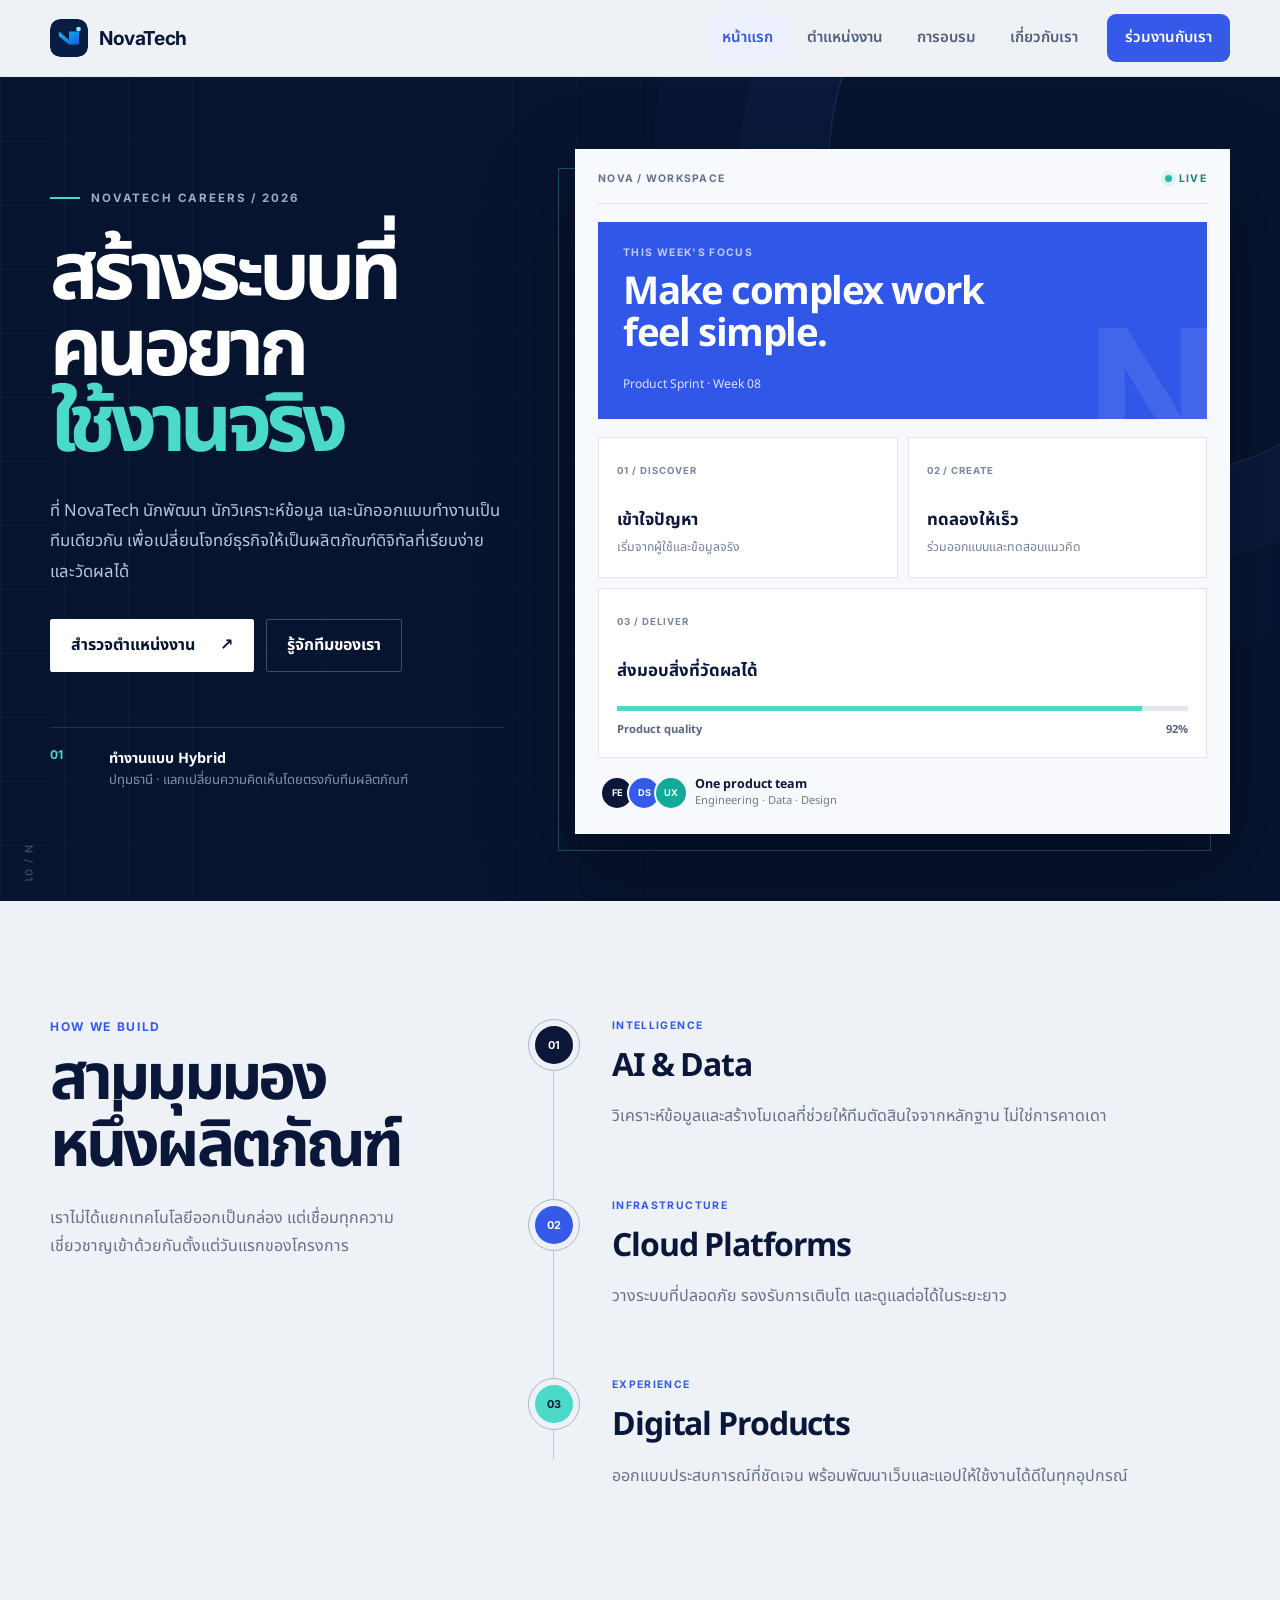
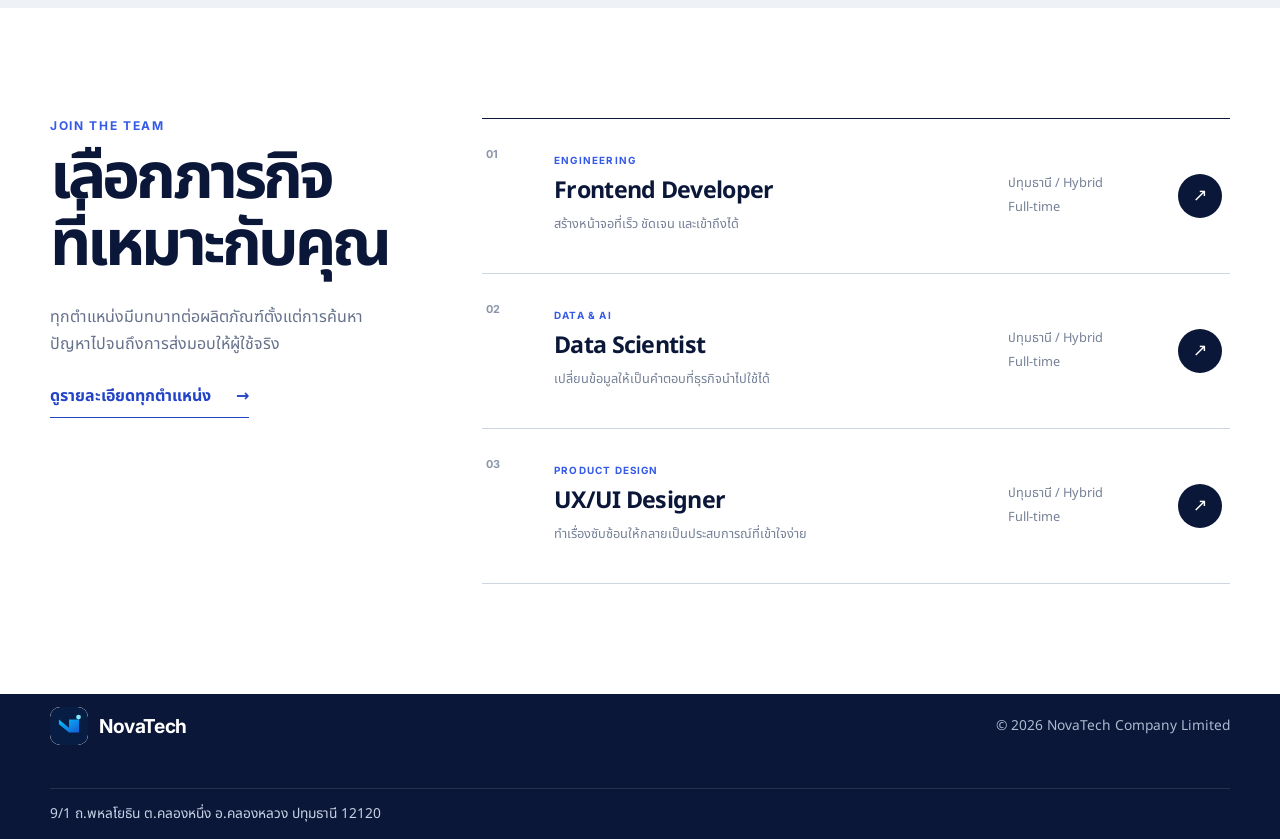
<file: index.html>
<!DOCTYPE html>
<html lang="th">
<head>
  <meta charset="UTF-8">
  <meta name="viewport" content="width=device-width, initial-scale=1.0">
  <meta name="description" content="NovaTech Careers ร่วมสร้างเทคโนโลยีที่ทำให้ชีวิตการทำงานง่ายขึ้น">
  <title>NovaTech Careers | ร่วมงานกับเรา</title>
  <link rel="icon" href="images/logo.svg" type="image/svg+xml">
  <link rel="stylesheet" href="css/style.css">
</head>
<body class="home-page">
  <header class="site-header">
    <nav class="navbar container" aria-label="เมนูหลัก">
      <a class="brand" href="index.html"><img src="images/logo.svg" alt="โลโก้ NovaTech"><span>NovaTech</span></a>
      <button class="menu-toggle" type="button" aria-expanded="false" aria-controls="main-menu">เมนู</button>
      <div class="nav-links" id="main-menu">
        <a class="active" href="index.html">หน้าแรก</a>
        <a href="jobs.html">ตำแหน่งงาน</a>
        <a href="news.html">การอบรม</a>
        <a href="about.html">เกี่ยวกับเรา</a>
        
        <a class="nav-cta" href="jobs.html">ร่วมงานกับเรา</a>
      </div>
    </nav>
  </header>

  <main>
    <section class="home-stage">
      <div class="container home-stage-grid">
        <div class="stage-copy">
          <p class="stage-kicker"><span></span> NOVATECH CAREERS / 2026</p>
          <h1>สร้างระบบที่<br>คนอยาก<span>ใช้งานจริง</span></h1>
          <p class="stage-lead">ที่ NovaTech นักพัฒนา นักวิเคราะห์ข้อมูล และนักออกแบบทำงานเป็นทีมเดียวกัน เพื่อเปลี่ยนโจทย์ธุรกิจให้เป็นผลิตภัณฑ์ดิจิทัลที่เรียบง่ายและวัดผลได้</p>
          <div class="stage-actions">
            <a class="stage-button stage-button-light" href="jobs.html">สำรวจตำแหน่งงาน <span aria-hidden="true">↗</span></a>
            <a class="stage-button stage-button-ghost" href="about.html">รู้จักทีมของเรา</a>
          </div>
          <div class="stage-note">
            <span>01</span>
            <p><strong>ทำงานแบบ Hybrid</strong>ปทุมธานี · แลกเปลี่ยนความคิดเห็นโดยตรงกับทีมผลิตภัณฑ์</p>
          </div>
        </div>

        <div class="work-console" aria-label="ภาพรวมกระบวนการทำงานของ NovaTech">
          <div class="console-topbar">
            <span class="console-brand">NOVA / WORKSPACE</span>
            <span class="console-live"><i></i> LIVE</span>
          </div>
          <div class="console-focus">
            <p>THIS WEEK'S FOCUS</p>
            <strong>Make complex work<br>feel simple.</strong>
            <span>Product Sprint · Week 08</span>
          </div>
          <div class="console-grid">
            <article>
              <span class="console-code">01 / DISCOVER</span>
              <h2>เข้าใจปัญหา</h2>
              <p>เริ่มจากผู้ใช้และข้อมูลจริง</p>
            </article>
            <article>
              <span class="console-code">02 / CREATE</span>
              <h2>ทดลองให้เร็ว</h2>
              <p>ร่วมออกแบบและทดสอบแนวคิด</p>
            </article>
            <article class="console-wide">
              <span class="console-code">03 / DELIVER</span>
              <h2>ส่งมอบสิ่งที่วัดผลได้</h2>
              <div class="delivery-line"><span></span><b>Product quality</b><b>92%</b></div>
            </article>
          </div>
          <div class="console-people">
            <div class="avatar-stack"><span>FE</span><span>DS</span><span>UX</span></div>
            <p><strong>One product team</strong><br>Engineering · Data · Design</p>
          </div>
        </div>
      </div>
      <div class="stage-index" aria-hidden="true">N / 01</div>
    </section>

    <section class="home-practice">
      <div class="container practice-layout">
        <div class="practice-heading">
          <p class="eyebrow">HOW WE BUILD</p>
          <h2>สามมุมมอง<br>หนึ่งผลิตภัณฑ์</h2>
          <p>เราไม่ได้แยกเทคโนโลยีออกเป็นกล่อง แต่เชื่อมทุกความเชี่ยวชาญเข้าด้วยกันตั้งแต่วันแรกของโครงการ</p>
        </div>
        <div class="practice-track">
          <article class="practice-item">
            <div class="practice-marker"><span>01</span></div>
            <div><p class="practice-label">INTELLIGENCE</p><h3>AI & Data</h3><p>วิเคราะห์ข้อมูลและสร้างโมเดลที่ช่วยให้ทีมตัดสินใจจากหลักฐาน ไม่ใช่การคาดเดา</p></div>
          </article>
          <article class="practice-item">
            <div class="practice-marker"><span>02</span></div>
            <div><p class="practice-label">INFRASTRUCTURE</p><h3>Cloud Platforms</h3><p>วางระบบที่ปลอดภัย รองรับการเติบโต และดูแลต่อได้ในระยะยาว</p></div>
          </article>
          <article class="practice-item">
            <div class="practice-marker"><span>03</span></div>
            <div><p class="practice-label">EXPERIENCE</p><h3>Digital Products</h3><p>ออกแบบประสบการณ์ที่ชัดเจน พร้อมพัฒนาเว็บและแอปให้ใช้งานได้ดีในทุกอุปกรณ์</p></div>
          </article>
        </div>
      </div>
    </section>

    <section class="role-board">
      <div class="container role-board-layout">
        <div class="role-board-intro">
          <p class="eyebrow">JOIN THE TEAM</p>
          <h2>เลือกภารกิจ<br>ที่เหมาะกับคุณ</h2>
          <p>ทุกตำแหน่งมีบทบาทต่อผลิตภัณฑ์ตั้งแต่การค้นหาปัญหาไปจนถึงการส่งมอบให้ผู้ใช้จริง</p>
          <a class="role-all-link" href="jobs.html">ดูรายละเอียดทุกตำแหน่ง <span>→</span></a>
        </div>
        <div class="mission-list">
          <article class="mission-row">
            <span class="mission-no">01</span>
            <div><p>ENGINEERING</p><h3>Frontend Developer</h3><span>สร้างหน้าจอที่เร็ว ชัดเจน และเข้าถึงได้</span></div>
            <div class="mission-meta"><span>ปทุมธานี / Hybrid</span><span>Full-time</span></div>
            <a href="apply.html?position=Frontend%20Developer" aria-label="สมัครตำแหน่ง Frontend Developer">↗</a>
          </article>
          <article class="mission-row">
            <span class="mission-no">02</span>
            <div><p>DATA & AI</p><h3>Data Scientist</h3><span>เปลี่ยนข้อมูลให้เป็นคำตอบที่ธุรกิจนำไปใช้ได้</span></div>
            <div class="mission-meta"><span>ปทุมธานี / Hybrid</span><span>Full-time</span></div>
            <a href="apply.html?position=Data%20Scientist" aria-label="สมัครตำแหน่ง Data Scientist">↗</a>
          </article>
          <article class="mission-row">
            <span class="mission-no">03</span>
            <div><p>PRODUCT DESIGN</p><h3>UX/UI Designer</h3><span>ทำเรื่องซับซ้อนให้กลายเป็นประสบการณ์ที่เข้าใจง่าย</span></div>
            <div class="mission-meta"><span>ปทุมธานี / Hybrid</span><span>Full-time</span></div>
            <a href="apply.html?position=UX%2FUI%20Designer" aria-label="สมัครตำแหน่ง UX/UI Designer">↗</a>
          </article>
        </div>
      </div>
    </section>
  </main>
  <footer class="site-footer">
    <div class="container footer-inner">
      <a class="brand light" href="index.html">
        <img src="images/logo.svg" alt="">
        <span>NovaTech</span>
      </a>
      <p>© 2026 NovaTech Company Limited</p>
      <a href="mailto:careers@novatech.co.th">9/1 ถ.พหลโยธิน ต.คลองหนึ่ง อ.คลองหลวง ปทุมธานี 12120</a>
    </div>
  </footer>

  <script src="js/main.js"></script>
</body>
</html>
</file>
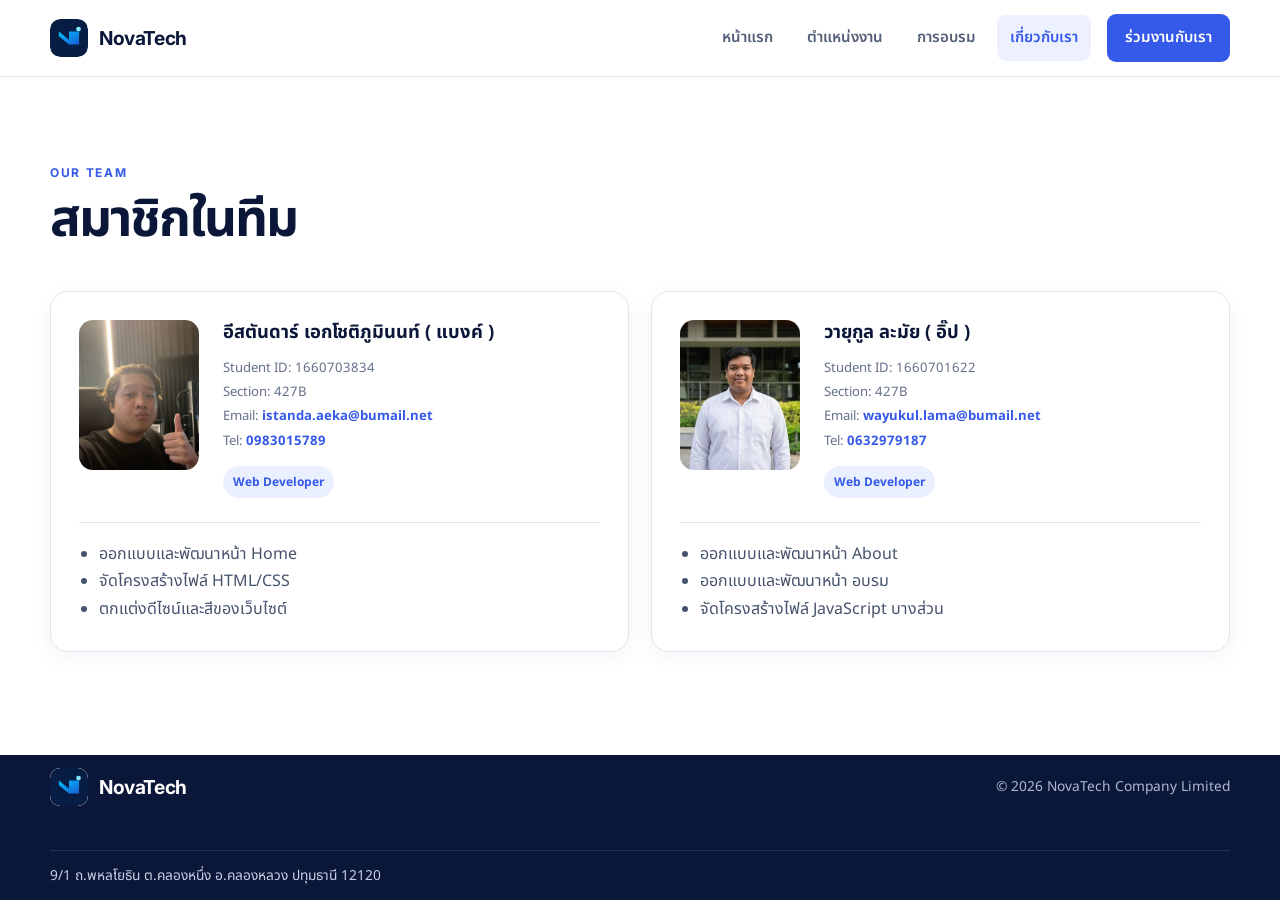
<file: about.html>
<!DOCTYPE html>
<html lang="th">
<head>
  <meta charset="UTF-8">
  <meta name="viewport" content="width=device-width, initial-scale=1.0">
  <meta name="description" content="รู้จักบริษัท NovaTech และวัฒนธรรมการทำงาน">
  <title>เกี่ยวกับเรา | NovaTech Careers</title>
  <link rel="icon" href="images/logo.svg" type="image/svg+xml">
  <link rel="stylesheet" href="css/style.css">
</head>
<body>
  <header class="site-header">
    <nav class="navbar container" aria-label="เมนูหลัก">
      <a class="brand" href="index.html">
        <img src="images/logo.svg" alt="โลโก้ NovaTech">
        <span>NovaTech</span></a>
        <button class="menu-toggle" type="button" aria-expanded="false" aria-controls="main-menu">เมนู</button>
        <div class="nav-links" id="main-menu"><a href="index.html">หน้าแรก</a>
          <a href="jobs.html">ตำแหน่งงาน</a>
          <a href="news.html">การอบรม</a>
          <a class="active" href="about.html">เกี่ยวกับเรา</a>
          <a class="nav-cta" href="jobs.html">ร่วมงานกับเรา</a>
        </div>
      </nav>
    </header>
  <main>
    <section class="section">
  <div class="container">
    <div class="section-heading">
      <div>
        <p class="eyebrow">OUR TEAM</p>
        <h2>สมาชิกในทีม</h2>
      </div>
    </div>

    <div class="members-grid">
      <!-- สมาชิกคนที่ 1 -->
      <article class="member-card">
        <div class="member-avatar">
          <img src="images/Mypic1.jpg" alt="รูปโปรไฟล์ นาย Bank">
        </div>
        <h3>อีสตันดาร์ เอกโชติภูมินนท์ ( แบงค์ )</h3>
        <p class="member-meta">Student ID: 1660703834</p>
        <p class="member-meta">Section: 427B</p>
        <p class="member-meta">
          Email: <a href="https://mail.google.com/mail/?view=cm&fs=1&to=istanda.aeka@bumail.net" target="_blank" rel="noopener noreferrer" class="text-link">istanda.aeka@bumail.net</a>
        </p>
        <p class="member-meta">
          Tel: <a href="tel:0983015789" class="text-link">0983015789</a>
        </p>
        <div class="member-role">
          <span class="pill">Web Developer</span>
        </div>
        <div class="member-tasks">
          <ul>
            <li>ออกแบบและพัฒนาหน้า Home</li>
            <li>จัดโครงสร้างไฟล์ HTML/CSS</li>
            <li>ตกแต่งดีไซน์และสีของเว็บไซต์</li>
          </ul>
        </div>
      </article>

      <!-- สมาชิกคนที่ 2 -->
      <article class="member-card">
        <div class="member-avatar">
          <img src="images/IPPO1.jpg" alt="รูปโปรไฟล์ นาย IPPO">
        </div>
        <h3>วายุกูล ละมัย ( อิ๊ป )</h3>
        <p class="member-meta">Student ID: 1660701622</p>
        <p class="member-meta">Section: 427B</p>
        <p class="member-meta">
          Email: <a href="https://mail.google.com/mail/?view=cm&fs=1&to=wayukul.lama@bumail.net" target="_blank" rel="noopener noreferrer" class="text-link">wayukul.lama@bumail.net</a>
        </p>
        <p class="member-meta">
          Tel: <a href="tel:0632979187" class="text-link">0632979187</a>
        </p>
        <div class="member-role">
          <span class="pill">Web Developer</span>
        </div>
        <div class="member-tasks">
          <ul>
            <li>ออกแบบและพัฒนาหน้า About</li>
            <li>ออกแบบและพัฒนาหน้า อบรม</li>
            <li>จัดโครงสร้างไฟล์ JavaScript บางส่วน</li>
          </ul>
        </div>
      </article>
    </div>
  </div>
</section>
</main>
  <footer class="site-footer">
    <div class="container footer-inner">
      <a class="brand light" href="index.html">
        <img src="images/logo.svg" alt="">
        <span>NovaTech</span>
      </a>
      <p>© 2026 NovaTech Company Limited</p>
      <a href="mailto:careers@novatech.co.th">9/1 ถ.พหลโยธิน ต.คลองหนึ่ง อ.คลองหลวง ปทุมธานี 12120</a>
    </div>
  </footer>
  <script src="js/main.js"></script>
</body></html>
</file>
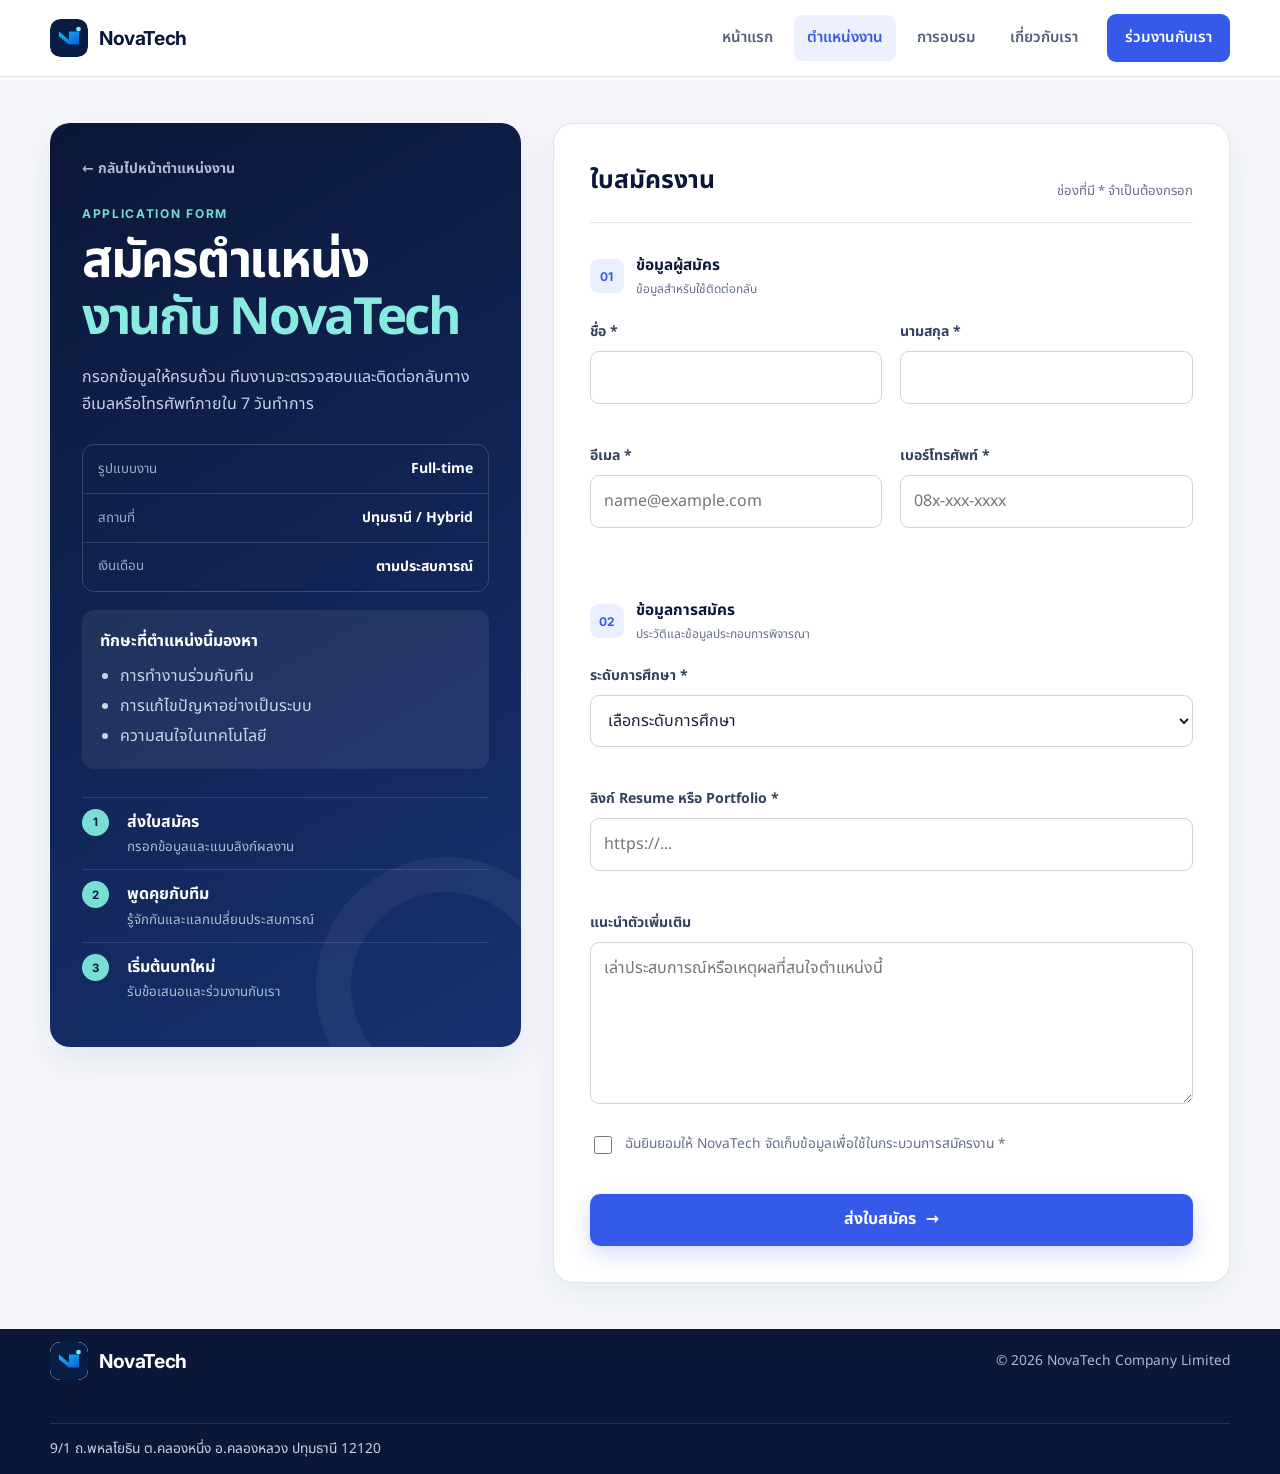
<file: apply.html>
<!DOCTYPE html>
<html lang="th">
<head><meta charset="UTF-8"><meta name="viewport" content="width=device-width, initial-scale=1.0"><meta name="description" content="กรอกใบสมัครงานกับ NovaTech"><title>สมัครงาน | NovaTech Careers</title><link rel="icon" href="images/logo.svg" type="image/svg+xml"><link rel="stylesheet" href="css/style.css"></head>
<body class="apply-page">
  <header class="site-header">
    <nav class="navbar container" aria-label="เมนูหลัก">
      <a class="brand" href="index.html"><img src="images/logo.svg" alt="โลโก้ NovaTech"><span>NovaTech</span></a>
      <button class="menu-toggle" type="button" aria-expanded="false" aria-controls="main-menu">เมนู</button>
      <div class="nav-links" id="main-menu">
        <a href="index.html">หน้าแรก</a>
        <a class="active" href="jobs.html">ตำแหน่งงาน</a>
        <a href="news.html">การอบรม</a>
        <a href="about.html">เกี่ยวกับเรา</a>
        
        <a class="nav-cta" href="jobs.html">ร่วมงานกับเรา</a>
      </div>
    </nav>
  </header>
  <main class="application-layout container">
    <aside class="application-intro">
      <a class="back-link" href="jobs.html">← กลับไปหน้าตำแหน่งงาน</a>
      <p class="eyebrow">APPLICATION FORM</p>
      <h1>สมัครตำแหน่ง<br>
        <span id="position-title">งานกับ NovaTech</span></h1>
        <p id="position-summary">กรอกข้อมูลให้ครบถ้วน ทีมงานจะตรวจสอบและติดต่อกลับทางอีเมลหรือโทรศัพท์ภายใน 7 วันทำการ</p>
        <div class="job-facts" aria-label="ข้อมูลตำแหน่งงาน">
          <div><small>รูปแบบงาน</small><strong>Full-time</strong></div>
          <div><small>สถานที่</small><strong>ปทุมธานี / Hybrid</strong></div>
          <div><small>เงินเดือน</small><strong id="position-salary">ตามประสบการณ์</strong></div>
        </div>
        <div class="job-skill-box">
          <p class="job-skill-title">ทักษะที่ตำแหน่งนี้มองหา</p>
          <ul id="position-skills">
            <li>การทำงานร่วมกับทีม</li>
            <li>การแก้ไขปัญหาอย่างเป็นระบบ</li>
            <li>ความสนใจในเทคโนโลยี</li>
          </ul>
        </div>
        <div class="process">
          <div><span>1</span><p><strong>ส่งใบสมัคร</strong><small>กรอกข้อมูลและแนบลิงก์ผลงาน</small></p></div>
          <div><span>2</span><p><strong>พูดคุยกับทีม</strong><small>รู้จักกันและแลกเปลี่ยนประสบการณ์</small></p></div>
          <div><span>3</span><p><strong>เริ่มต้นบทใหม่</strong><small>รับข้อเสนอและร่วมงานกับเรา</small></p></div></div></aside>
    <section class="form-card" aria-labelledby="form-heading">
      <div class="form-heading" id="form-heading"><span>ใบสมัครงาน</span>
        <p>ช่องที่มี * จำเป็นต้องกรอก</p></div>
        <form id="application-form" novalidate>
          <input type="hidden" id="position" name="position">
          <div class="form-section-heading"><span>01</span><div><strong>ข้อมูลผู้สมัคร</strong><small>ข้อมูลสำหรับใช้ติดต่อกลับ</small></div></div>
          <div class="form-grid">
            <div class="field">
              <label for="first-name">ชื่อ *</label>
              <input id="first-name" name="firstName" type="text" autocomplete="given-name" required>
              <span class="error"></span>
            </div>
            <div class="field">
              <label for="last-name">นามสกุล *</label>
              <input id="last-name" name="lastName" type="text" autocomplete="family-name" required>
              <span class="error"></span>
            </div>
          </div>
          <div class="form-grid">
            <div class="field">
              <label for="email">อีเมล *</label>
              <input id="email" name="email" type="email" autocomplete="email" placeholder="name@example.com" required>
              <span class="error"></span>
            </div>
            <div class="field">
              <label for="phone">เบอร์โทรศัพท์ *</label>
              <input id="phone" name="phone" type="tel" autocomplete="tel" placeholder="08x-xxx-xxxx" required>
              <span class="error"></span>
            </div>
          </div>
          <div class="form-section-heading"><span>02</span><div><strong>ข้อมูลการสมัคร</strong><small>ประวัติและข้อมูลประกอบการพิจารณา</small></div></div>
          <div class="field">
            <label for="education">ระดับการศึกษา *</label>
            <select id="education" name="education" required>
              <option value="">เลือกระดับการศึกษา</option>
              <option>ปริญญาตรี</option>
              <option>ปริญญาโท</option>
              <option>ปริญญาเอก</option>
              <option>อื่น ๆ</option>
            </select>
            <span class="error"></span>
          </div>
          <div class="field">
            <label for="portfolio">ลิงก์ Resume หรือ Portfolio *</label>
            <input id="portfolio" name="portfolio" type="url" placeholder="https://..." required>
            <span class="error"></span>
          </div>
          <div class="field">
            <label for="message">แนะนำตัวเพิ่มเติม</label>
            <textarea id="message" name="message" rows="5" placeholder="เล่าประสบการณ์หรือเหตุผลที่สนใจตำแหน่งนี้"></textarea>
          </div>
          <label class="checkbox">
            <input id="consent" name="consent" type="checkbox" required>        
            <span>ฉันยินยอมให้ NovaTech จัดเก็บข้อมูลเพื่อใช้ในกระบวนการสมัครงาน *</span>
          </label>
          <span class="error consent-error"></span>
          <button class="button primary submit-button" type="submit">ส่งใบสมัคร <span aria-hidden="true">→</span></button>
        </form>
      </section>
    </main>
    <footer class="site-footer">
    <div class="container footer-inner">
      <a class="brand light" href="index.html">
        <img src="images/logo.svg" alt="">
        <span>NovaTech</span>
      </a>
      <p>© 2026 NovaTech Company Limited</p>
      <a href="mailto:careers@novatech.co.th">9/1 ถ.พหลโยธิน ต.คลองหนึ่ง อ.คลองหลวง ปทุมธานี 12120</a>
    </div>
  </footer>
    <script src="js/main.js"></script><script src="js/validation.js"></script>
  </body></html>
</file>
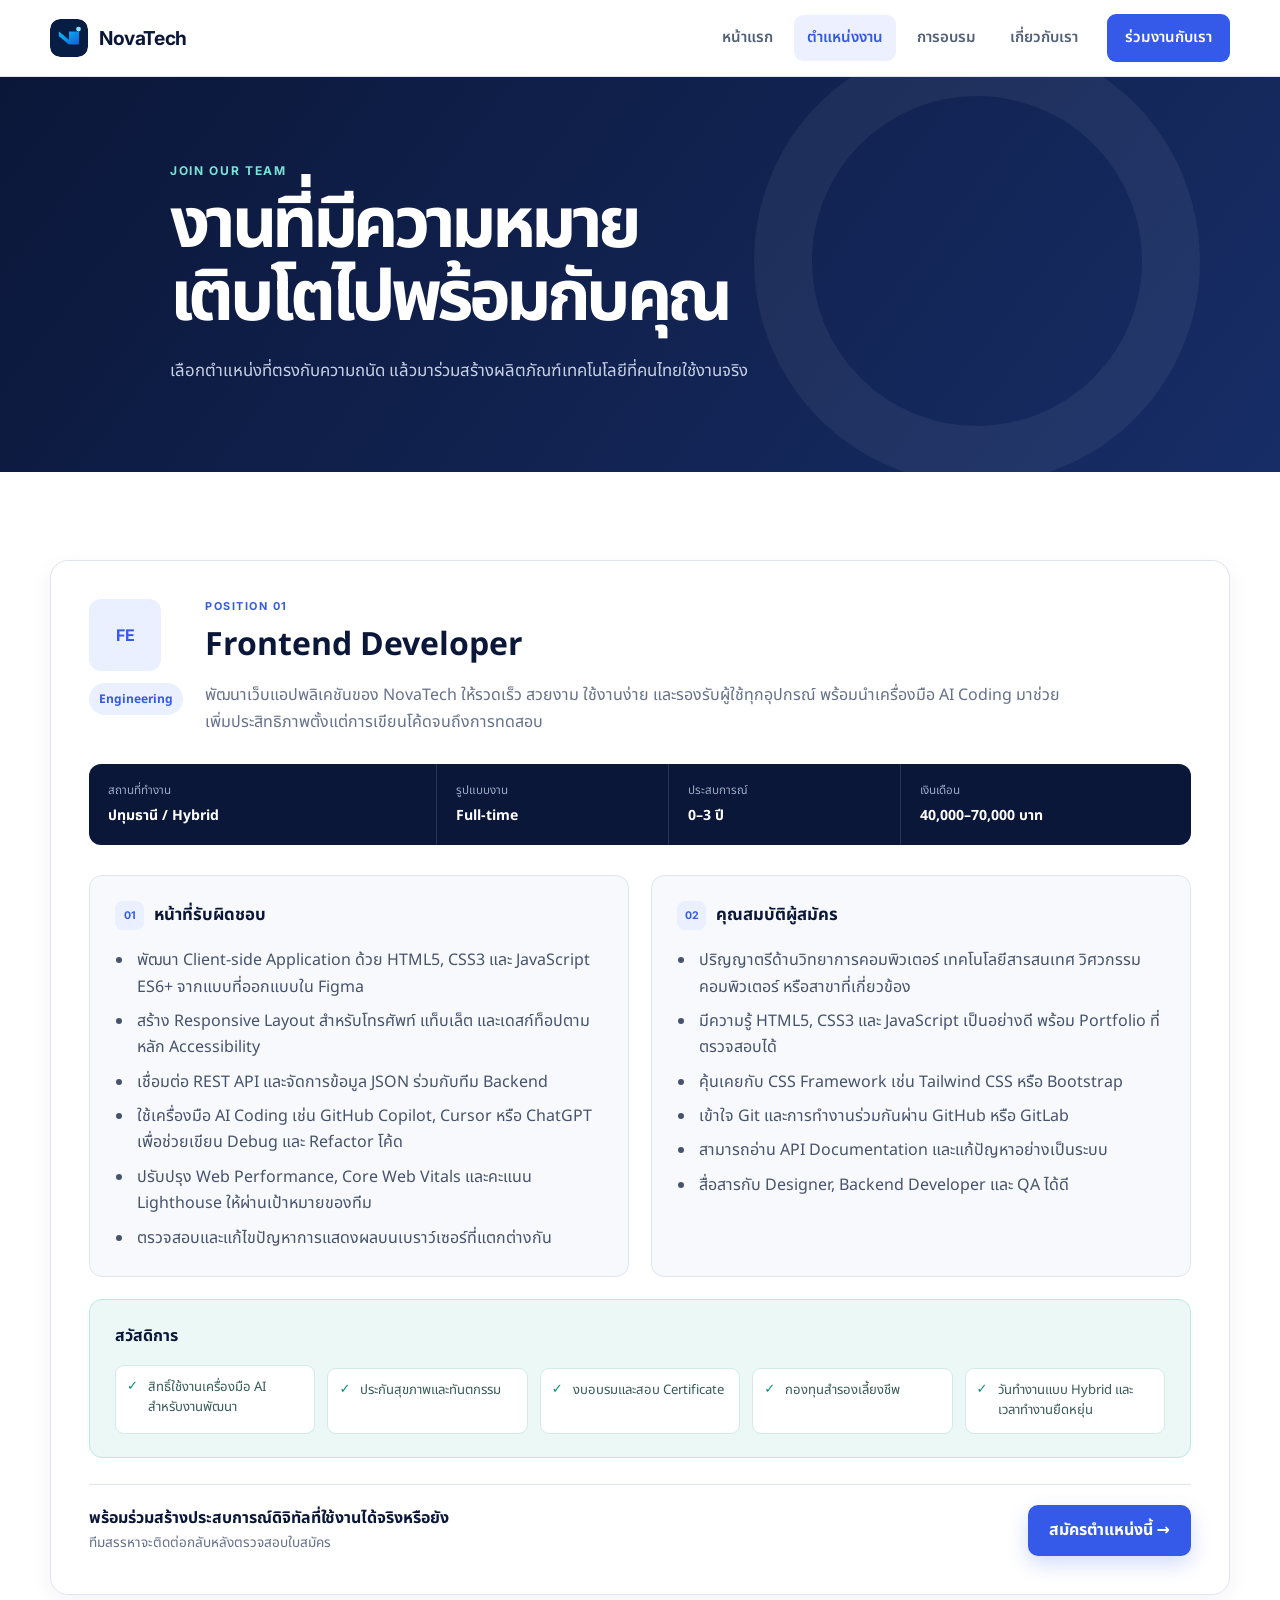
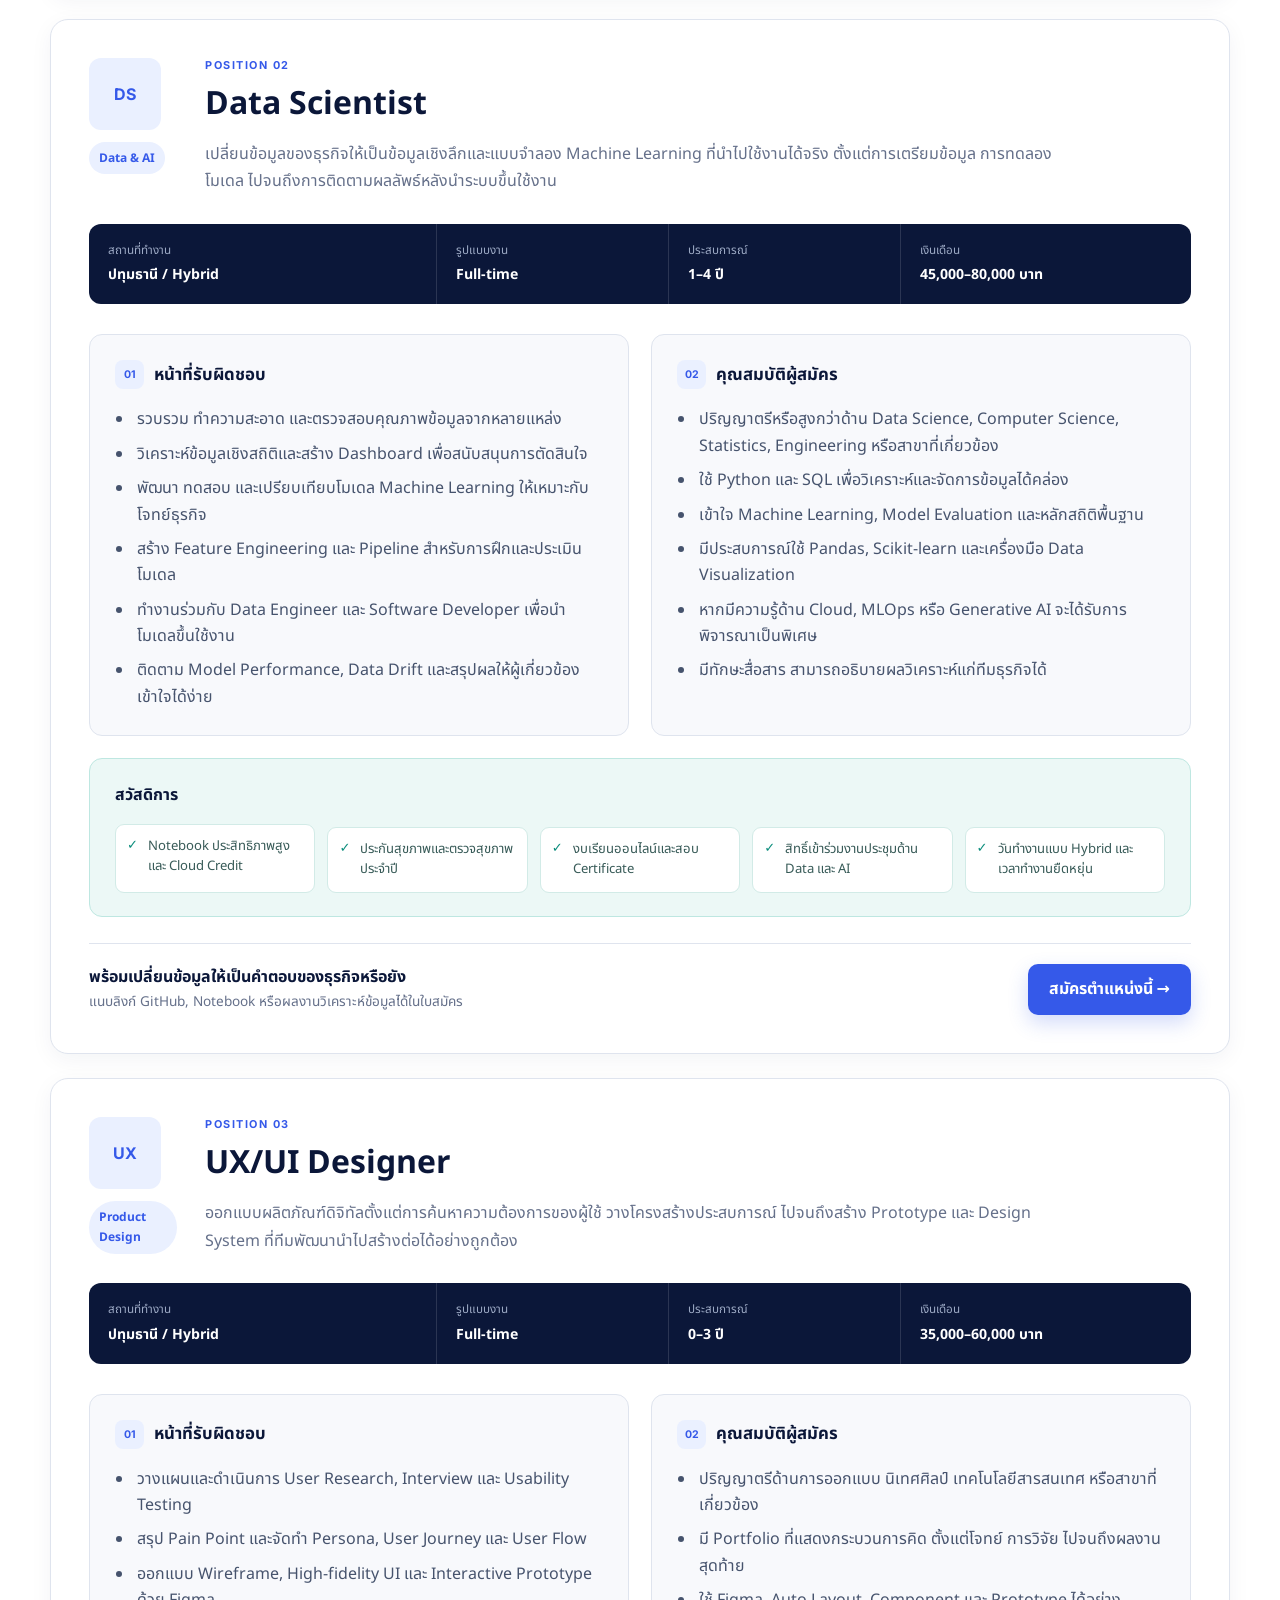
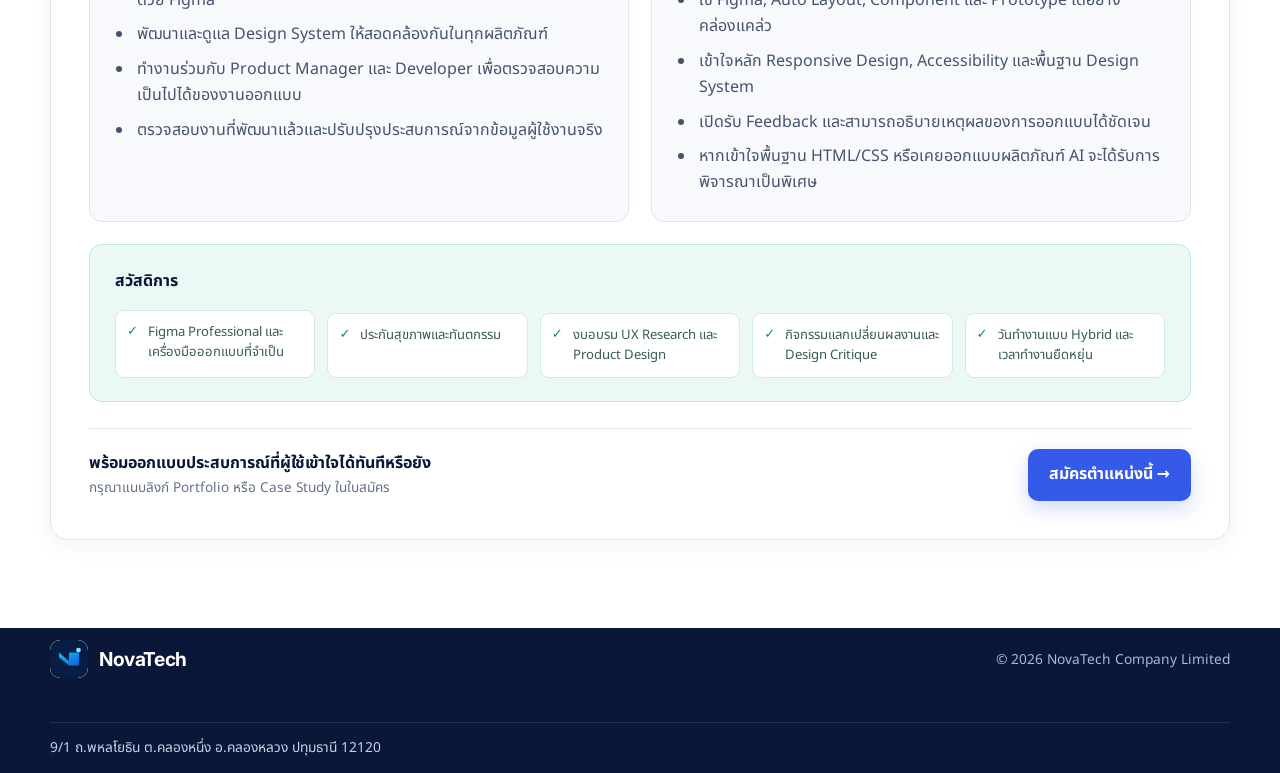
<file: jobs.html>
<!DOCTYPE html>
<html lang="th">
<head><meta charset="UTF-8"><meta name="viewport" content="width=device-width, initial-scale=1.0"><meta name="description" content="ตำแหน่งงานที่เปิดรับกับ NovaTech"><title>ตำแหน่งงาน | NovaTech Careers</title><link rel="icon" href="images/logo.svg" type="image/svg+xml"><link rel="stylesheet" href="css/style.css"></head>
<body>
  <header class="site-header">
    <nav class="navbar container" aria-label="เมนูหลัก">
      <a class="brand" href="index.html"><img src="images/logo.svg" alt="โลโก้ NovaTech"><span>NovaTech</span></a>
      <button class="menu-toggle" type="button" aria-expanded="false" aria-controls="main-menu">เมนู</button>
      <div class="nav-links" id="main-menu">
        <a  href="index.html">หน้าแรก</a>
        <a class="active" href="jobs.html">ตำแหน่งงาน</a>
        <a href="news.html">การอบรม</a>
        <a href="about.html">เกี่ยวกับเรา</a>
        
        <a class="nav-cta" href="jobs.html">ร่วมงานกับเรา</a>
      </div>
    </nav>
  </header>
  <main>
    <section class="page-hero"><div class="container narrow"><p class="eyebrow">JOIN OUR TEAM</p><h1>งานที่มีความหมาย<br>เติบโตไปพร้อมกับคุณ</h1><p>เลือกตำแหน่งที่ตรงกับความถนัด แล้วมาร่วมสร้างผลิตภัณฑ์เทคโนโลยีที่คนไทยใช้งานจริง</p></div></section>
    <section class="section container">
      <div class="position-grid">
        <article class="position-card job-detail-card">
          <div class="position-top"><span class="job-icon large">FE</span><span class="pill">Engineering</span></div>
          <div class="position-heading">
            <p class="position-code">POSITION 01</p>
            <h2>Frontend Developer</h2>
            <p>พัฒนาเว็บแอปพลิเคชันของ NovaTech ให้รวดเร็ว สวยงาม ใช้งานง่าย และรองรับผู้ใช้ทุกอุปกรณ์ พร้อมนำเครื่องมือ AI Coding มาช่วยเพิ่มประสิทธิภาพตั้งแต่การเขียนโค้ดจนถึงการทดสอบ</p>
          </div>
          <div class="job-summary-bar">
            <div><small>สถานที่ทำงาน</small><strong>ปทุมธานี / Hybrid</strong></div>
            <div><small>รูปแบบงาน</small><strong>Full-time</strong></div>
            <div><small>ประสบการณ์</small><strong>0–3 ปี</strong></div>
            <div><small>เงินเดือน</small><strong>40,000–70,000 บาท</strong></div>
          </div>
          <div class="job-description-grid">
            <section class="job-description-block">
              <h3><span>01</span> หน้าที่รับผิดชอบ</h3>
              <ul>
                <li>พัฒนา Client-side Application ด้วย HTML5, CSS3 และ JavaScript ES6+ จากแบบที่ออกแบบใน Figma</li>
                <li>สร้าง Responsive Layout สำหรับโทรศัพท์ แท็บเล็ต และเดสก์ท็อปตามหลัก Accessibility</li>
                <li>เชื่อมต่อ REST API และจัดการข้อมูล JSON ร่วมกับทีม Backend</li>
                <li>ใช้เครื่องมือ AI Coding เช่น GitHub Copilot, Cursor หรือ ChatGPT เพื่อช่วยเขียน Debug และ Refactor โค้ด</li>
                <li>ปรับปรุง Web Performance, Core Web Vitals และคะแนน Lighthouse ให้ผ่านเป้าหมายของทีม</li>
                <li>ตรวจสอบและแก้ไขปัญหาการแสดงผลบนเบราว์เซอร์ที่แตกต่างกัน</li>
              </ul>
            </section>
            <section class="job-description-block">
              <h3><span>02</span> คุณสมบัติผู้สมัคร</h3>
              <ul>
                <li>ปริญญาตรีด้านวิทยาการคอมพิวเตอร์ เทคโนโลยีสารสนเทศ วิศวกรรมคอมพิวเตอร์ หรือสาขาที่เกี่ยวข้อง</li>
                <li>มีความรู้ HTML5, CSS3 และ JavaScript เป็นอย่างดี พร้อม Portfolio ที่ตรวจสอบได้</li>
                <li>คุ้นเคยกับ CSS Framework เช่น Tailwind CSS หรือ Bootstrap</li>
                <li>เข้าใจ Git และการทำงานร่วมกันผ่าน GitHub หรือ GitLab</li>
                <li>สามารถอ่าน API Documentation และแก้ปัญหาอย่างเป็นระบบ</li>
                <li>สื่อสารกับ Designer, Backend Developer และ QA ได้ดี</li>
              </ul>
            </section>
          </div>
          <section class="benefit-panel">
            <h3>สวัสดิการ</h3>
            <ul>
              <li>สิทธิ์ใช้งานเครื่องมือ AI สำหรับงานพัฒนา</li><li>ประกันสุขภาพและทันตกรรม</li><li>งบอบรมและสอบ Certificate</li><li>กองทุนสำรองเลี้ยงชีพ</li><li>วันทำงานแบบ Hybrid และเวลาทำงานยืดหยุ่น</li>
            </ul>
          </section>
          <div class="card-footer job-detail-footer">
            <div><strong>พร้อมร่วมสร้างประสบการณ์ดิจิทัลที่ใช้งานได้จริงหรือยัง</strong><span>ทีมสรรหาจะติดต่อกลับหลังตรวจสอบใบสมัคร</span></div>
            <a class="button primary" href="apply.html?position=Frontend%20Developer">สมัครตำแหน่งนี้ →</a>
          </div>
        </article>

        <article class="position-card job-detail-card">
          <div class="position-top"><span class="job-icon large">DS</span><span class="pill">Data & AI</span></div>
          <div class="position-heading">
            <p class="position-code">POSITION 02</p>
            <h2>Data Scientist</h2>
            <p>เปลี่ยนข้อมูลของธุรกิจให้เป็นข้อมูลเชิงลึกและแบบจำลอง Machine Learning ที่นำไปใช้งานได้จริง ตั้งแต่การเตรียมข้อมูล การทดลองโมเดล ไปจนถึงการติดตามผลลัพธ์หลังนำระบบขึ้นใช้งาน</p>
          </div>
          <div class="job-summary-bar">
            <div><small>สถานที่ทำงาน</small><strong>ปทุมธานี / Hybrid</strong></div>
            <div><small>รูปแบบงาน</small><strong>Full-time</strong></div>
            <div><small>ประสบการณ์</small><strong>1–4 ปี</strong></div>
            <div><small>เงินเดือน</small><strong>45,000–80,000 บาท</strong></div>
          </div>
          <div class="job-description-grid">
            <section class="job-description-block">
              <h3><span>01</span> หน้าที่รับผิดชอบ</h3>
              <ul>
                <li>รวบรวม ทำความสะอาด และตรวจสอบคุณภาพข้อมูลจากหลายแหล่ง</li>
                <li>วิเคราะห์ข้อมูลเชิงสถิติและสร้าง Dashboard เพื่อสนับสนุนการตัดสินใจ</li>
                <li>พัฒนา ทดสอบ และเปรียบเทียบโมเดล Machine Learning ให้เหมาะกับโจทย์ธุรกิจ</li>
                <li>สร้าง Feature Engineering และ Pipeline สำหรับการฝึกและประเมินโมเดล</li>
                <li>ทำงานร่วมกับ Data Engineer และ Software Developer เพื่อนำโมเดลขึ้นใช้งาน</li>
                <li>ติดตาม Model Performance, Data Drift และสรุปผลให้ผู้เกี่ยวข้องเข้าใจได้ง่าย</li>
              </ul>
            </section>
            <section class="job-description-block">
              <h3><span>02</span> คุณสมบัติผู้สมัคร</h3>
              <ul>
                <li>ปริญญาตรีหรือสูงกว่าด้าน Data Science, Computer Science, Statistics, Engineering หรือสาขาที่เกี่ยวข้อง</li>
                <li>ใช้ Python และ SQL เพื่อวิเคราะห์และจัดการข้อมูลได้คล่อง</li>
                <li>เข้าใจ Machine Learning, Model Evaluation และหลักสถิติพื้นฐาน</li>
                <li>มีประสบการณ์ใช้ Pandas, Scikit-learn และเครื่องมือ Data Visualization</li>
                <li>หากมีความรู้ด้าน Cloud, MLOps หรือ Generative AI จะได้รับการพิจารณาเป็นพิเศษ</li>
                <li>มีทักษะสื่อสาร สามารถอธิบายผลวิเคราะห์แก่ทีมธุรกิจได้</li>
              </ul>
            </section>
          </div>
          <section class="benefit-panel">
            <h3>สวัสดิการ</h3>
            <ul>
              <li>Notebook ประสิทธิภาพสูงและ Cloud Credit</li><li>ประกันสุขภาพและตรวจสุขภาพประจำปี</li><li>งบเรียนออนไลน์และสอบ Certificate</li><li>สิทธิ์เข้าร่วมงานประชุมด้าน Data และ AI</li><li>วันทำงานแบบ Hybrid และเวลาทำงานยืดหยุ่น</li>
            </ul>
          </section>
          <div class="card-footer job-detail-footer">
            <div><strong>พร้อมเปลี่ยนข้อมูลให้เป็นคำตอบของธุรกิจหรือยัง</strong><span>แนบลิงก์ GitHub, Notebook หรือผลงานวิเคราะห์ข้อมูลได้ในใบสมัคร</span></div>
            <a class="button primary" href="apply.html?position=Data%20Scientist">สมัครตำแหน่งนี้ →</a>
          </div>
        </article>

        <article class="position-card job-detail-card">
          <div class="position-top"><span class="job-icon large">UX</span><span class="pill">Product Design</span></div>
          <div class="position-heading">
            <p class="position-code">POSITION 03</p>
            <h2>UX/UI Designer</h2>
            <p>ออกแบบผลิตภัณฑ์ดิจิทัลตั้งแต่การค้นหาความต้องการของผู้ใช้ วางโครงสร้างประสบการณ์ ไปจนถึงสร้าง Prototype และ Design System ที่ทีมพัฒนานำไปสร้างต่อได้อย่างถูกต้อง</p>
          </div>
          <div class="job-summary-bar">
            <div><small>สถานที่ทำงาน</small><strong>ปทุมธานี / Hybrid</strong></div>
            <div><small>รูปแบบงาน</small><strong>Full-time</strong></div>
            <div><small>ประสบการณ์</small><strong>0–3 ปี</strong></div>
            <div><small>เงินเดือน</small><strong>35,000–60,000 บาท</strong></div>
          </div>
          <div class="job-description-grid">
            <section class="job-description-block">
              <h3><span>01</span> หน้าที่รับผิดชอบ</h3>
              <ul>
                <li>วางแผนและดำเนินการ User Research, Interview และ Usability Testing</li>
                <li>สรุป Pain Point และจัดทำ Persona, User Journey และ User Flow</li>
                <li>ออกแบบ Wireframe, High-fidelity UI และ Interactive Prototype ด้วย Figma</li>
                <li>พัฒนาและดูแล Design System ให้สอดคล้องกันในทุกผลิตภัณฑ์</li>
                <li>ทำงานร่วมกับ Product Manager และ Developer เพื่อตรวจสอบความเป็นไปได้ของงานออกแบบ</li>
                <li>ตรวจสอบงานที่พัฒนาแล้วและปรับปรุงประสบการณ์จากข้อมูลผู้ใช้งานจริง</li>
              </ul>
            </section>
            <section class="job-description-block">
              <h3><span>02</span> คุณสมบัติผู้สมัคร</h3>
              <ul>
                <li>ปริญญาตรีด้านการออกแบบ นิเทศศิลป์ เทคโนโลยีสารสนเทศ หรือสาขาที่เกี่ยวข้อง</li>
                <li>มี Portfolio ที่แสดงกระบวนการคิด ตั้งแต่โจทย์ การวิจัย ไปจนถึงผลงานสุดท้าย</li>
                <li>ใช้ Figma, Auto Layout, Component และ Prototype ได้อย่างคล่องแคล่ว</li>
                <li>เข้าใจหลัก Responsive Design, Accessibility และพื้นฐาน Design System</li>
                <li>เปิดรับ Feedback และสามารถอธิบายเหตุผลของการออกแบบได้ชัดเจน</li>
                <li>หากเข้าใจพื้นฐาน HTML/CSS หรือเคยออกแบบผลิตภัณฑ์ AI จะได้รับการพิจารณาเป็นพิเศษ</li>
              </ul>
            </section>
          </div>
          <section class="benefit-panel">
            <h3>สวัสดิการ</h3>
            <ul>
              <li>Figma Professional และเครื่องมือออกแบบที่จำเป็น</li><li>ประกันสุขภาพและทันตกรรม</li><li>งบอบรม UX Research และ Product Design</li><li>กิจกรรมแลกเปลี่ยนผลงานและ Design Critique</li><li>วันทำงานแบบ Hybrid และเวลาทำงานยืดหยุ่น</li>
            </ul>
          </section>
          <div class="card-footer job-detail-footer">
            <div><strong>พร้อมออกแบบประสบการณ์ที่ผู้ใช้เข้าใจได้ทันทีหรือยัง</strong><span>กรุณาแนบลิงก์ Portfolio หรือ Case Study ในใบสมัคร</span></div>
            <a class="button primary" href="apply.html?position=UX%2FUI%20Designer">สมัครตำแหน่งนี้ →</a>
          </div>
        </article>
      </div>
    </section>
  </main>
  <footer class="site-footer">
    <div class="container footer-inner">
      <a class="brand light" href="index.html">
        <img src="images/logo.svg" alt="">
        <span>NovaTech</span>
      </a>
      <p>© 2026 NovaTech Company Limited</p>
      <a href="mailto:careers@novatech.co.th">9/1 ถ.พหลโยธิน ต.คลองหนึ่ง อ.คลองหลวง ปทุมธานี 12120</a>
    </div>
  </footer>
  <script src="js/main.js"></script>
</body>
</html>
</file>
<file: css/style.css>
@import url('https://fonts.googleapis.com/css2?family=Inter:wght@500;600;700&family=Noto+Sans+Thai:wght@400;500;600;700&display=swap');

:root{
  --navy:#0b1739;--navy-2:#14244f;--blue:#3559e9;--blue-dark:#2444c7;
  --teal:#13b8a6;--sky:#eaf0ff;--surface:#f6f8fc;--white:#fff;
  --text:#17213b;--muted:#65708a;--line:#dfe4ee;--success:#0f9f6e;
  --danger:#cf3b42;--radius:16px;--shadow:0 14px 36px rgba(24,38,75,.09);
}
*{box-sizing:border-box}html{scroll-behavior:smooth}body{min-height:100vh;margin:0;display:flex;flex-direction:column;color:var(--text);background:var(--white);font:16px/1.7 'Noto Sans Thai',system-ui,sans-serif}a{color:inherit;text-decoration:none}img{display:block;max-width:100%}button,input,select,textarea{font:inherit}.container{width:min(1180px,calc(100% - 48px));margin-inline:auto}.narrow{width:min(940px,calc(100% - 48px))}

/* Header */
.site-header{position:sticky;top:0;z-index:50;background:rgba(255,255,255,.96);border-bottom:1px solid var(--line);backdrop-filter:blur(14px)}.navbar{height:76px;display:flex;align-items:center;justify-content:space-between}.brand{display:flex;align-items:center;gap:11px;color:var(--navy);font:700 1.2rem 'Inter','Noto Sans Thai',sans-serif;letter-spacing:-.02em}.brand img{width:38px;height:38px;border-radius:10px}.nav-links{display:flex;align-items:center;gap:8px}.nav-links>a{padding:10px 13px;color:#536078;border-radius:9px;font-size:.94rem;font-weight:600;transition:.2s}.nav-links>a:hover{color:var(--blue);background:var(--sky)}.nav-links>a.active{color:var(--blue);background:#edf1ff}.nav-links>.nav-cta{margin-left:8px;padding:11px 18px;color:#fff;background:var(--blue)}.nav-links>.nav-cta:hover{color:#fff;background:var(--blue-dark)}.menu-toggle{display:none;padding:8px 12px;color:var(--navy);background:#fff;border:1px solid var(--line);border-radius:9px;font-weight:600}

/* Shared */
.eyebrow{margin:0 0 12px;color:var(--blue);font:700 .75rem 'Inter','Noto Sans Thai',sans-serif;letter-spacing:.14em;text-transform:uppercase}.section{padding-block:88px}.section-heading{display:flex;align-items:flex-end;justify-content:space-between;gap:48px;margin-bottom:40px}.section-heading h2,.story h2,.cta-section h2{margin:0;color:var(--navy);font-size:clamp(2rem,4vw,3.2rem);line-height:1.15;letter-spacing:-.04em}.section-heading>p{max-width:530px;margin:0;color:var(--muted)}.button{min-height:49px;padding:11px 20px;display:inline-flex;align-items:center;justify-content:center;gap:10px;border:1px solid transparent;border-radius:10px;font-weight:700;cursor:pointer;transition:transform .2s,box-shadow .2s,background .2s}.button:hover{transform:translateY(-2px)}.primary{color:#fff;background:var(--blue);box-shadow:0 8px 20px rgba(53,89,233,.22)}.primary:hover{background:var(--blue-dark);box-shadow:0 12px 26px rgba(53,89,233,.28)}.secondary{color:var(--blue);background:#fff;border-color:#cad4ff}.secondary:hover{background:var(--sky)}.text-link{color:var(--blue);font-weight:700}.text-link:hover{text-decoration:underline;text-underline-offset:4px}

/* Home */
.hero{min-height:650px;padding-block:72px;display:grid;grid-template-columns:1.08fr .92fr;align-items:center;gap:66px}.hero-copy{min-width:0}.hero h1,.page-hero h1{margin:0;color:var(--navy);font-size:clamp(3.2rem,6vw,5.6rem);line-height:1.03;letter-spacing:-.065em}.hero h1 span{color:var(--blue)}.hero-text{max-width:640px;margin:25px 0;color:var(--muted);font-size:1.08rem}.hero-actions{display:flex;flex-wrap:wrap;gap:12px}.stats{margin-top:46px;padding-top:22px;display:grid;grid-template-columns:repeat(3,1fr);gap:18px;border-top:1px solid var(--line)}.stats div{display:grid}.stats strong{color:var(--navy);font:700 1.45rem 'Inter',sans-serif}.stats span{color:var(--muted);font-size:.8rem}.hero-visual{position:relative;padding:32px;border-radius:28px;background:linear-gradient(145deg,#edf1ff,#e2fbf7);overflow:hidden}.hero-visual:before,.hero-visual:after{content:'';position:absolute;border-radius:50%;filter:blur(2px)}.hero-visual:before{width:180px;height:180px;right:-40px;top:-50px;background:rgba(53,89,233,.17)}.hero-visual:after{width:130px;height:130px;left:-35px;bottom:-45px;background:rgba(19,184,166,.22)}.hero-visual img{position:relative;z-index:1;width:100%;filter:drop-shadow(0 22px 25px rgba(25,43,94,.16))}.floating-card{position:absolute;z-index:2;left:22px;bottom:22px;padding:13px 16px;display:flex;align-items:center;gap:11px;background:rgba(255,255,255,.96);border:1px solid rgba(255,255,255,.8);border-radius:12px;box-shadow:var(--shadow)}.floating-card div{display:grid}.floating-card small{color:var(--muted);font-size:.72rem}.floating-card strong{color:var(--navy);font-size:.88rem}.pulse{width:9px;height:9px;border-radius:50%;background:var(--success);box-shadow:0 0 0 5px rgba(15,159,110,.12)}
.technology{background:var(--surface)}.feature-grid{display:grid;grid-template-columns:repeat(3,1fr);gap:20px}.feature-card{min-height:280px;padding:28px;display:flex;flex-direction:column;background:#fff;border:1px solid var(--line);border-radius:var(--radius);box-shadow:0 5px 18px rgba(24,38,75,.04);transition:.25s}.feature-card:hover{transform:translateY(-6px);border-color:#bdc9fb;box-shadow:var(--shadow)}.feature-card.featured{color:#fff;background:var(--navy);border-color:var(--navy)}.feature-number{width:42px;height:42px;display:grid;place-items:center;color:var(--blue);background:var(--sky);border-radius:10px;font:700 .9rem 'Inter',sans-serif}.feature-card.featured .feature-number{color:var(--navy);background:var(--teal)}.feature-card h3{margin:auto 0 10px;color:var(--navy);font-size:1.25rem}.feature-card.featured h3{color:#fff}.feature-card p{margin:0;color:var(--muted)}.feature-card.featured p{color:#bbc5dc}
.jobs-preview{padding-block:92px}.job-list{display:grid;gap:14px}.job-row{padding:21px 22px;display:grid;grid-template-columns:58px 1.45fr 1fr 46px;align-items:center;gap:20px;background:#fff;border:1px solid var(--line);border-radius:14px;transition:.22s}.job-row:hover{transform:translateY(-3px);border-color:#b9c5f7;box-shadow:0 12px 28px rgba(24,38,75,.08)}.job-icon{width:50px;height:50px;display:grid;place-items:center;color:var(--blue);background:var(--sky);border-radius:12px;font:700 .9rem 'Inter',sans-serif}.job-row h3{margin:0 0 3px;color:var(--navy);font-size:1.12rem}.job-row p,.job-meta span{margin:0;color:var(--muted);font-size:.88rem}.job-meta{display:grid}.circle-link{width:42px;height:42px;display:grid;place-items:center;color:var(--blue);background:#f5f7ff;border:1px solid #d9e0ff;border-radius:11px;font-weight:700;transition:.2s}.circle-link:hover{color:#fff;background:var(--blue);transform:translate(2px,-2px)}

/* Home — Technology Career Board */
.home-page{background:#eef2f7}.home-page .site-header{background:rgba(238,242,247,.94)}
.home-stage{position:relative;min-height:calc(100vh - 76px);padding:72px 0 64px;color:#fff;background:#07142f;overflow:hidden}.home-stage:before{content:'';position:absolute;inset:0;background-image:linear-gradient(rgba(255,255,255,.035) 1px,transparent 1px),linear-gradient(90deg,rgba(255,255,255,.035) 1px,transparent 1px);background-size:64px 64px;mask-image:linear-gradient(to right,#000,transparent 72%)}.home-stage:after{content:'';position:absolute;right:-170px;top:-220px;width:620px;height:620px;border:1px solid rgba(75,217,200,.18);border-radius:50%;box-shadow:0 0 0 88px rgba(53,89,233,.045),0 0 0 176px rgba(53,89,233,.025)}.home-stage-grid{position:relative;z-index:2;display:grid;grid-template-columns:.82fr 1.18fr;gap:70px;align-items:center}.stage-copy{padding:28px 0}.stage-kicker{display:flex;align-items:center;gap:11px;margin:0 0 32px;color:#9eacc9;font:700 .72rem 'Inter',sans-serif;letter-spacing:.16em}.stage-kicker span{width:30px;height:2px;background:#4bd9c8}.stage-copy h1{margin:0;font-size:clamp(3.5rem,6.3vw,6.7rem);line-height:.94;letter-spacing:-.07em}.stage-copy h1 span{display:inline-block;color:#4bd9c8}.stage-lead{max-width:620px;margin:31px 0;color:#bac5da;font-size:1.04rem;line-height:1.85}.stage-actions{display:flex;flex-wrap:wrap;gap:12px}.stage-button{min-height:52px;padding:12px 20px;display:inline-flex;align-items:center;justify-content:center;gap:25px;border:1px solid rgba(255,255,255,.24);border-radius:2px;font-weight:700;transition:.2s}.stage-button:hover{transform:translateY(-3px)}.stage-button-light{color:#07142f;background:#fff;border-color:#fff}.stage-button-light:hover{background:#4bd9c8;border-color:#4bd9c8}.stage-button-ghost{color:#fff;background:transparent}.stage-button-ghost:hover{border-color:#4bd9c8;color:#4bd9c8}.stage-note{margin-top:55px;padding-top:19px;display:grid;grid-template-columns:44px 1fr;gap:15px;border-top:1px solid rgba(255,255,255,.13)}.stage-note>span{color:#4bd9c8;font:700 .75rem 'Inter',sans-serif}.stage-note p{margin:0;color:#8290ad;font-size:.82rem;line-height:1.6}.stage-note strong{display:block;color:#fff;font-size:.9rem}.stage-index{position:absolute;left:22px;bottom:18px;color:rgba(255,255,255,.22);font:600 .66rem 'Inter',sans-serif;letter-spacing:.14em;writing-mode:vertical-rl}
.work-console{position:relative;min-width:0;padding:22px;background:#f7f9fc;color:var(--text);border:1px solid rgba(255,255,255,.2);box-shadow:0 34px 80px rgba(0,0,0,.34)}.work-console:before{content:'';position:absolute;z-index:-1;left:-18px;right:18px;top:18px;bottom:-18px;border:1px solid rgba(75,217,200,.32)}.console-topbar{padding:0 0 18px;display:flex;justify-content:space-between;border-bottom:1px solid #d8dee9;color:#65708a;font:700 .65rem 'Inter',sans-serif;letter-spacing:.12em}.console-live{display:flex;align-items:center;gap:7px;color:#187f73}.console-live i{width:7px;height:7px;background:#20b9a7;border-radius:50%;box-shadow:0 0 0 4px rgba(32,185,167,.12)}.console-focus{position:relative;margin:18px 0;padding:24px 25px;color:#fff;background:#3057e7;overflow:hidden}.console-focus:after{content:'N';position:absolute;right:-10px;bottom:-61px;color:rgba(255,255,255,.09);font:700 11rem/1 'Inter',sans-serif}.console-focus p{margin:0 0 12px;color:#bfcaff;font:700 .65rem 'Inter',sans-serif;letter-spacing:.13em}.console-focus strong{position:relative;z-index:1;font-size:clamp(1.7rem,3vw,2.7rem);line-height:1.1;letter-spacing:-.04em}.console-focus>span{display:block;margin-top:19px;color:#dce3ff;font-size:.76rem}.console-grid{display:grid;grid-template-columns:1fr 1fr;gap:10px}.console-grid article{min-height:135px;padding:18px;background:#fff;border:1px solid #dfe4ee}.console-grid .console-wide{grid-column:1/-1;min-height:auto}.console-code{color:#7a859d;font:700 .6rem 'Inter',sans-serif;letter-spacing:.1em}.console-grid h2{margin:23px 0 3px;color:#0b1739;font-size:1.05rem}.console-grid p{margin:0;color:#758097;font-size:.77rem}.delivery-line{margin-top:20px;display:grid;grid-template-columns:1fr auto;align-items:center;gap:9px;color:#5b6780;font-size:.7rem}.delivery-line>span{grid-column:1/-1;position:relative;height:5px;background:#e1e6ef}.delivery-line>span:after{content:'';position:absolute;inset:0 8% 0 0;background:#4bd9c8}.console-people{padding:18px 2px 1px;display:flex;align-items:center;gap:14px}.avatar-stack{display:flex}.avatar-stack span{width:34px;height:34px;margin-right:-7px;display:grid;place-items:center;color:#fff;background:#0b1739;border:2px solid #f7f9fc;border-radius:50%;font:700 .58rem 'Inter',sans-serif}.avatar-stack span:nth-child(2){background:#3559e9}.avatar-stack span:nth-child(3){background:#13a898}.console-people p{margin:0;color:#727d93;font-size:.7rem;line-height:1.4}.console-people strong{color:#0b1739;font-size:.78rem}
.home-practice{padding:118px 0;background:#eef2f7}.practice-layout{display:grid;grid-template-columns:.7fr 1.3fr;gap:100px}.practice-heading{position:sticky;top:120px;align-self:start}.practice-heading h2,.role-board-intro h2{margin:0;color:#0b1739;font-size:clamp(2.8rem,5vw,4.8rem);line-height:1.05;letter-spacing:-.06em}.practice-heading>p:last-child{max-width:390px;margin:25px 0 0;color:#65708a}.practice-track{position:relative}.practice-track:before{content:'';position:absolute;left:25px;top:31px;bottom:31px;width:1px;background:#bcc6d7}.practice-item{position:relative;display:grid;grid-template-columns:52px 1fr;gap:32px;padding:0 0 68px}.practice-item:last-child{padding-bottom:0}.practice-marker{position:relative;z-index:1;width:52px;height:52px;padding:6px;display:grid;place-items:center;background:#eef2f7;border:1px solid #aab6c9;border-radius:50%}.practice-marker span{width:100%;height:100%;display:grid;place-items:center;color:#fff;background:#0b1739;border-radius:50%;font:700 .68rem 'Inter',sans-serif}.practice-item:nth-child(2) .practice-marker span{background:#3559e9}.practice-item:nth-child(3) .practice-marker span{color:#07142f;background:#4bd9c8}.practice-label{margin:0 0 7px;color:#3559e9;font:700 .65rem 'Inter',sans-serif;letter-spacing:.13em}.practice-item h3{margin:0;color:#0b1739;font-size:2rem;letter-spacing:-.035em}.practice-item>div:last-child>p:last-child{max-width:570px;margin:10px 0 0;color:#65708a}
.role-board{padding:110px 0;background:#fff}.role-board-layout{display:grid;grid-template-columns:.64fr 1.36fr;gap:80px}.role-board-intro>p:not(.eyebrow){margin:25px 0;color:#65708a}.role-all-link{display:inline-flex;align-items:center;gap:25px;padding-bottom:6px;color:#2444c7;border-bottom:1px solid #2444c7;font-weight:700}.mission-list{border-top:1px solid #0b1739}.mission-row{min-height:155px;padding:25px 4px;display:grid;grid-template-columns:48px 1fr 105px 48px;gap:20px;align-items:center;border-bottom:1px solid #cfd6e2;transition:.25s}.mission-row:hover{padding-left:17px;padding-right:17px;background:#eef2f7}.mission-no{align-self:start;padding-top:3px;color:#8b95a9;font:700 .68rem 'Inter',sans-serif}.mission-row p{margin:0 0 5px;color:#3559e9;font:700 .62rem 'Inter',sans-serif;letter-spacing:.12em}.mission-row h3{margin:0;color:#0b1739;font-size:1.45rem;letter-spacing:-.03em}.mission-row div>span{color:#768197;font-size:.8rem}.mission-meta{display:grid;gap:2px}.mission-row>a{width:44px;height:44px;display:grid;place-items:center;color:#fff;background:#0b1739;border-radius:50%;font-size:1.1rem;transition:.2s}.mission-row:hover>a{background:#3559e9;transform:rotate(8deg)}

/* Inner page headers */
.page-hero{padding:86px 0;color:#fff;background:linear-gradient(128deg,var(--navy),#172d66);overflow:hidden}.page-hero .narrow{position:relative}.page-hero .narrow:after{content:'';position:absolute;right:-90px;top:-125px;width:330px;height:330px;border:58px solid rgba(255,255,255,.055);border-radius:50%}.page-hero .eyebrow{color:#7de2d6}.page-hero h1{position:relative;z-index:1;max-width:850px;color:#fff;font-size:clamp(2.8rem,5.5vw,4.8rem)}.page-hero .narrow>p:last-child{position:relative;z-index:1;max-width:720px;margin:22px 0 0;color:#c6d0e4;font-size:1.05rem}

/* Jobs */
.position-grid{display:grid;gap:24px}.position-card{padding:34px;display:grid;grid-template-columns:110px 1fr;column-gap:30px;background:#fff;border:1px solid var(--line);border-radius:18px;box-shadow:0 6px 22px rgba(24,38,75,.05);transition:.25s}.position-card:hover{border-color:#bac6f5;box-shadow:var(--shadow)}.position-top{grid-row:1/span 5;display:flex;flex-direction:column;align-items:flex-start;gap:14px}.job-icon.large{width:72px;height:72px;font-size:1rem}.pill{display:inline-flex;width:fit-content;padding:6px 10px;color:var(--blue);background:var(--sky);border-radius:99px;font-size:.75rem;font-weight:700}.position-card h2{margin:0 0 8px;color:var(--navy);font-size:1.75rem}.position-card>p{max-width:820px;margin:0;color:var(--muted)}.position-card h3{margin:23px 0 8px;color:var(--navy);font-size:1rem}.position-card ul{margin:0;padding-left:22px;color:#46536d}.position-card li+li{margin-top:3px}.card-footer{margin-top:26px;padding-top:20px;display:flex;align-items:center;justify-content:space-between;gap:22px;border-top:1px solid var(--line)}.card-footer>div{display:grid}.card-footer strong{color:var(--navy)}.card-footer span{color:var(--muted);font-size:.85rem}
.position-card.job-detail-card{grid-template-columns:88px minmax(0,1fr);gap:0 28px;padding:38px}.job-detail-card .position-top{grid-row:auto;gap:12px}.position-heading{min-width:0}.position-code{margin:0 0 5px;color:var(--blue);font:700 .68rem 'Inter',sans-serif;letter-spacing:.14em}.position-heading h2{margin-bottom:10px;font-size:2rem}.position-heading>p:last-child{max-width:880px;margin:0;color:var(--muted)}.job-summary-bar{grid-column:1/-1;margin-top:28px;display:grid;grid-template-columns:1.2fr .8fr .8fr 1fr;background:var(--navy);border-radius:12px;overflow:hidden}.job-summary-bar>div{min-width:0;padding:17px 19px;display:grid;gap:3px;border-right:1px solid rgba(255,255,255,.13)}.job-summary-bar>div:last-child{border:0}.job-summary-bar small{color:#9daac5;font-size:.73rem}.job-summary-bar strong{color:#fff;font-size:.88rem}.job-description-grid{grid-column:1/-1;margin-top:30px;display:grid;grid-template-columns:1fr 1fr;gap:22px}.job-description-block{padding:25px;background:#f8f9fc;border:1px solid var(--line);border-radius:13px}.job-description-block h3{margin:0 0 17px;display:flex;align-items:center;gap:10px;font-size:1.05rem}.job-description-block h3 span{width:29px;height:29px;display:grid;place-items:center;color:var(--blue);background:var(--sky);border-radius:8px;font:700 .66rem 'Inter',sans-serif}.job-description-block ul{padding-left:19px}.job-description-block li{padding-left:3px;line-height:1.65}.job-description-block li+li{margin-top:8px}.benefit-panel{grid-column:1/-1;margin-top:22px;padding:23px 25px;background:#ecf8f6;border:1px solid #bee7e1;border-radius:13px}.benefit-panel h3{margin:0 0 15px}.benefit-panel ul{padding:0;display:grid;grid-template-columns:repeat(5,1fr);gap:12px;list-style:none}.benefit-panel li{position:relative;padding:12px 12px 12px 32px;color:#385b58;background:#fff;border:1px solid #d2ebe7;border-radius:9px;font-size:.82rem;line-height:1.5}.benefit-panel li:before{content:'✓';position:absolute;left:11px;top:11px;color:#0b8d7c;font-weight:700}.job-detail-footer{grid-column:1/-1}.job-detail-footer .button{flex:0 0 auto}

/* Training */
.news-grid{display:grid;grid-template-columns:repeat(3,1fr);gap:22px}.news-card{min-width:0;display:flex;flex-direction:column;background:#fff;border:1px solid var(--line);border-radius:16px;overflow:hidden;box-shadow:0 6px 20px rgba(24,38,75,.05);transition:.25s}.news-card:hover{transform:translateY(-5px);box-shadow:var(--shadow)}.news-thumbnail{position:relative;height:185px;overflow:hidden;background:var(--sky)}.news-thumbnail img{width:100%;height:100%;object-fit:cover;transition:transform .45s}.news-card:hover .news-thumbnail img{transform:scale(1.045)}.news-badge{position:absolute;z-index:2;top:13px;left:13px;width:fit-content;padding:5px 9px;color:#fff;background:rgba(11,23,57,.9);border-radius:99px;font-size:.7rem;font-weight:700}.news-content{padding:22px;display:flex;flex:1;flex-direction:column}.news-meta{display:flex;flex-wrap:wrap;gap:7px;margin-bottom:11px;color:var(--muted);font-size:.78rem}.news-content h2,.news-content h3{margin:0 0 9px;color:var(--navy);font-size:1.15rem;line-height:1.4}.news-content p{margin:0;color:var(--muted);font-size:.88rem}.news-footer{margin-top:auto;padding-top:20px}.news-footer .button{width:100%}
.detail-card{margin-top:50px;background:#fff;border:1px solid var(--line);border-radius:20px;overflow:hidden;box-shadow:var(--shadow)}.detail-cover{height:390px;overflow:hidden;background:var(--sky)}.detail-cover img{width:100%;height:100%;object-fit:cover}.detail-card>:not(.detail-cover):not(.action-bar){margin-left:42px;margin-right:42px}.meta-tags{margin-top:34px;display:flex;flex-wrap:wrap;align-items:center;gap:12px}.detail-card>h2{margin-top:18px!important;color:var(--navy);font-size:clamp(1.8rem,4vw,2.8rem)!important;line-height:1.2}.syllabus-box{margin-top:28px;padding:24px;background:var(--surface);border:1px solid var(--line);border-radius:12px}.syllabus-box ul{margin-bottom:0;padding-left:20px}.action-bar{margin-top:34px;padding:25px 42px;display:flex;align-items:center;justify-content:space-between;gap:24px;background:var(--navy);color:#fff}.action-bar span{color:#bbc5dc!important}.back-link{display:inline-flex;margin-bottom:25px;color:inherit;font-weight:700}.back-link:hover{text-decoration:underline;text-underline-offset:4px}.modal-overlay{position:fixed;inset:0;z-index:100;padding:20px;display:none;place-items:center;background:rgba(8,17,43,.68);backdrop-filter:blur(5px)}.modal-overlay.active{display:grid}.modal-card{width:min(450px,100%);padding:34px;text-align:center;background:#fff;border-radius:18px;box-shadow:0 24px 70px rgba(0,0,0,.24)}.success-icon{width:62px;height:62px;margin:0 auto 18px;display:grid;place-items:center;color:var(--success);background:#e6f8f2;border-radius:50%;font-size:1.6rem;font-weight:700}

/* Application portal */
.apply-page{background:var(--surface)}.application-layout{padding-block:46px;display:grid;grid-template-columns:minmax(310px,.82fr) minmax(0,1.18fr);gap:32px;align-items:start}.application-intro{position:sticky;top:108px;padding:32px;color:#fff;background:linear-gradient(150deg,var(--navy),#17316f);border-radius:20px;box-shadow:var(--shadow);overflow:hidden}.application-intro:after{content:'';position:absolute;right:-55px;bottom:-70px;width:190px;height:190px;border:35px solid rgba(255,255,255,.05);border-radius:50%}.application-intro .back-link{position:relative;z-index:1;color:#aab9d7;font-size:.88rem}.application-intro .eyebrow{color:#70ddd0}.application-intro h1{position:relative;z-index:1;margin:0;color:#fff;font-size:clamp(2rem,4vw,3.5rem);line-height:1.12;letter-spacing:-.045em}.application-intro h1 span{color:#89eadf}.application-intro>p:not(.eyebrow){position:relative;z-index:1;color:#c7d2e7}.job-facts{position:relative;z-index:1;margin:26px 0 0;display:grid;gap:0;border:1px solid rgba(255,255,255,.16);border-radius:12px;overflow:hidden}.job-facts>div{padding:12px 15px;display:flex;align-items:center;justify-content:space-between;gap:16px;border-bottom:1px solid rgba(255,255,255,.14)}.job-facts>div:last-child{border:0}.job-facts small{color:#9facc5}.job-facts strong{color:#fff;text-align:right;font-size:.88rem}.job-skill-box{position:relative;z-index:1;margin-top:18px;padding:18px;background:rgba(255,255,255,.07);border-radius:12px}.job-skill-title{margin:0 0 8px!important;color:#fff!important;font-weight:700}.job-skill-box ul{margin:0;padding-left:20px;color:#cbd5e8}.job-skill-box li+li{margin-top:3px}.process{position:relative;z-index:1;margin-top:22px;padding-top:6px}.process>div{padding:11px 0;display:grid;grid-template-columns:34px 1fr;gap:11px;border-top:1px solid rgba(255,255,255,.13)}.process>div>span{width:27px;height:27px;display:grid;place-items:center;color:var(--navy);background:#79dfd4;border-radius:50%;font:700 .72rem 'Inter',sans-serif}.process p{margin:0;display:grid}.process small{color:#aebbd3}.form-card{padding:36px;background:#fff;border:1px solid var(--line);border-radius:20px;box-shadow:0 10px 30px rgba(24,38,75,.07)}.form-heading{margin-bottom:30px;padding-bottom:20px;display:flex;align-items:flex-end;justify-content:space-between;gap:20px;border-bottom:1px solid var(--line)}.form-heading span{color:var(--navy);font-size:1.55rem;font-weight:700}.form-heading p{margin:0;color:var(--muted);font-size:.82rem}.form-section-heading{margin:30px 0 20px;display:flex;align-items:center;gap:12px}.form-section-heading:first-of-type{margin-top:0}.form-section-heading>span{width:34px;height:34px;display:grid;place-items:center;color:var(--blue);background:var(--sky);border-radius:9px;font:700 .75rem 'Inter',sans-serif}.form-section-heading>div{display:grid}.form-section-heading strong{color:var(--navy);font-size:.96rem}.form-section-heading small{color:var(--muted);font-size:.75rem}.form-grid{display:grid;grid-template-columns:1fr 1fr;gap:18px}.field{margin-bottom:19px}.field label{display:block;margin-bottom:7px;color:#34415d;font-size:.88rem;font-weight:700}.field input,.field select,.field textarea{width:100%;padding:12px 13px;color:var(--text);background:#fff;border:1px solid #ccd3df;border-radius:9px;outline:0;transition:.2s}.field input:hover,.field select:hover,.field textarea:hover{border-color:#a9b5c9}.field input:focus,.field select:focus,.field textarea:focus{border-color:var(--blue);box-shadow:0 0 0 3px rgba(53,89,233,.11)}.field textarea{min-height:120px;resize:vertical}.field.invalid input,.field.invalid select{border-color:var(--danger);background:#fff8f8}.error{min-height:18px;display:block;margin-top:3px;color:var(--danger);font-size:.74rem}.checkbox{display:flex;align-items:flex-start;gap:10px;color:var(--muted);font-size:.86rem}.checkbox input{width:18px;height:18px;margin-top:4px;accent-color:var(--blue)}.submit-button{width:100%;margin-top:16px}

/* Team */
.members-grid{display:grid;grid-template-columns:repeat(2,1fr);gap:22px}.member-card{padding:28px;display:grid;grid-template-columns:120px 1fr;align-content:start;column-gap:24px;background:#fff;border:1px solid var(--line);border-radius:18px;box-shadow:0 6px 20px rgba(24,38,75,.05);transition:.25s}.member-card:hover{transform:translateY(-4px);box-shadow:var(--shadow)}.member-avatar{grid-row:1/span 8;width:120px;height:150px;overflow:hidden;background:var(--sky);border-radius:14px}.member-avatar img{width:100%;height:100%;object-fit:cover}.member-card h3{margin:0 0 10px;color:var(--navy);font-size:1.15rem;line-height:1.4}.member-meta{margin:1px 0;color:var(--muted);font-size:.82rem}.member-role{margin-top:13px}.member-tasks{grid-column:1/-1;margin-top:24px;padding-top:18px;border-top:1px solid var(--line)}.member-tasks ul{margin:0;padding-left:20px;color:#46536d}

/* Footer and motion */
.site-footer{color:#fff;background:var(--navy)}.footer-inner{min-height:145px;display:grid;grid-template-columns:1fr auto;align-items:center;gap:18px 32px}.site-footer .brand{color:#fff}.site-footer .brand img{background:#fff}.footer-inner p{margin:0;color:#adb9d0;font-size:.86rem}.footer-inner>a:last-child{grid-column:1/-1;padding-top:13px;color:#c7d1e4;border-top:1px solid rgba(255,255,255,.11);font-size:.86rem}.page-progress{position:fixed;z-index:100;top:0;left:0;right:0;height:3px;background:var(--teal);transform:scaleX(0);transform-origin:left;pointer-events:none}.reveal-item{opacity:0;transform:translateY(20px);transition:opacity .55s ease,transform .55s ease}.reveal-item.is-visible{opacity:1;transform:none}

.site-footer{margin-top:auto}
.detail-card>#training-h2{margin:18px 42px 0!important}
.mission-row{grid-template-columns:48px 1fr 150px 48px}
@media(max-width:980px){.news-grid{grid-template-columns:repeat(2,1fr)}.application-layout{grid-template-columns:1fr}.application-intro{position:relative;top:auto}.members-grid{grid-template-columns:1fr}}
@media(max-width:980px){.home-stage-grid{grid-template-columns:1fr;gap:40px}.stage-copy{max-width:760px}.work-console{width:min(720px,100%)}.practice-layout,.role-board-layout{grid-template-columns:1fr;gap:54px}.practice-heading{position:static}.practice-heading>p:last-child{max-width:620px}}
@media(max-width:820px){.container,.narrow{width:min(100% - 32px,1180px)}.navbar{height:68px}.menu-toggle{display:block}.nav-links{display:none;position:absolute;top:68px;left:16px;right:16px;padding:10px;flex-direction:column;align-items:stretch;background:#fff;border:1px solid var(--line);border-radius:13px;box-shadow:var(--shadow)}.nav-links.open{display:flex}.nav-links>a{padding:11px 13px}.nav-links>.nav-cta{margin:6px 0 0;text-align:center}.hero{min-height:auto;padding-block:58px;grid-template-columns:1fr}.hero-visual{max-width:560px;margin:auto}.feature-grid{grid-template-columns:1fr}.feature-card{min-height:230px}.section-heading{align-items:flex-start;flex-direction:column;gap:16px}.position-card{grid-template-columns:86px 1fr;column-gap:20px}.job-icon.large{width:62px;height:62px}.page-hero{padding-block:68px}.detail-cover{height:300px}.home-stage{padding-top:54px}.stage-copy h1{font-size:clamp(3.3rem,12vw,5.5rem)}.mission-row{grid-template-columns:40px 1fr 48px}.mission-meta{display:none}}
@media(max-width:560px){.section{padding-block:62px}.hero h1{font-size:3rem}.hero{gap:36px}.stats{gap:8px}.stats strong{font-size:1.15rem}.stats span{font-size:.7rem}.hero-visual{padding:20px}.job-row{grid-template-columns:50px 1fr 40px;gap:12px;padding:17px 15px}.job-meta,.job-row p{display:none}.position-card{padding:23px;grid-template-columns:1fr}.position-top{grid-row:auto;flex-direction:row;align-items:center;margin-bottom:16px}.card-footer{align-items:stretch;flex-direction:column}.card-footer .button{width:100%}.news-grid{grid-template-columns:1fr}.detail-card>:not(.detail-cover):not(.action-bar){margin-inline:22px}.detail-cover{height:230px}.action-bar{padding:22px;align-items:stretch;flex-direction:column}.application-layout{padding-block:22px}.application-intro,.form-card{padding:23px;border-radius:15px}.form-grid{grid-template-columns:1fr;gap:0}.form-heading{align-items:flex-start;flex-direction:column}.member-card{padding:22px;grid-template-columns:88px 1fr;column-gap:16px}.member-avatar{width:88px;height:116px}.footer-inner{padding-block:32px;grid-template-columns:1fr}.footer-inner>a:last-child{grid-column:auto}.home-stage{min-height:auto;padding:44px 0 50px}.stage-copy{padding:0}.stage-kicker{margin-bottom:23px}.stage-copy h1{font-size:3.15rem}.stage-lead{margin:23px 0}.stage-actions{align-items:stretch;flex-direction:column}.stage-button{width:100%}.stage-note{margin-top:36px}.work-console{padding:13px}.console-focus{padding:20px}.console-grid{grid-template-columns:1fr}.console-grid .console-wide{grid-column:auto}.home-practice,.role-board{padding:78px 0}.practice-heading h2,.role-board-intro h2{font-size:2.8rem}.practice-item{grid-template-columns:42px 1fr;gap:18px;padding-bottom:50px}.practice-track:before{left:20px}.practice-marker{width:42px;height:42px}.practice-item h3{font-size:1.55rem}.mission-row{min-height:140px;grid-template-columns:30px 1fr 42px;gap:11px}.mission-row h3{font-size:1.15rem}.mission-row div>span{font-size:.75rem}.mission-row>a{width:40px;height:40px}.mission-row:hover{padding-left:4px;padding-right:4px}}
@media(max-width:980px){.benefit-panel ul{grid-template-columns:repeat(2,1fr)}}
@media(max-width:820px){.job-description-grid{grid-template-columns:1fr}.job-summary-bar{grid-template-columns:1fr 1fr}.job-summary-bar>div:nth-child(2){border-right:0}.job-summary-bar>div:nth-child(-n+2){border-bottom:1px solid rgba(255,255,255,.13)}}
@media(max-width:560px){.position-card.job-detail-card{grid-template-columns:1fr;padding:23px}.job-detail-card .position-top{margin-bottom:18px}.job-summary-bar{grid-template-columns:1fr}.job-summary-bar>div{border-right:0;border-bottom:1px solid rgba(255,255,255,.13)}.job-summary-bar>div:nth-child(2){border-bottom:1px solid rgba(255,255,255,.13)}.job-description-block,.benefit-panel{padding:20px}.benefit-panel ul{grid-template-columns:1fr}.job-detail-footer .button{width:100%}.detail-card>#training-h2{margin-inline:22px!important}}
@media(prefers-reduced-motion:reduce){html{scroll-behavior:auto}*{transition:none!important}.reveal-item{opacity:1;transform:none}}
</file>
